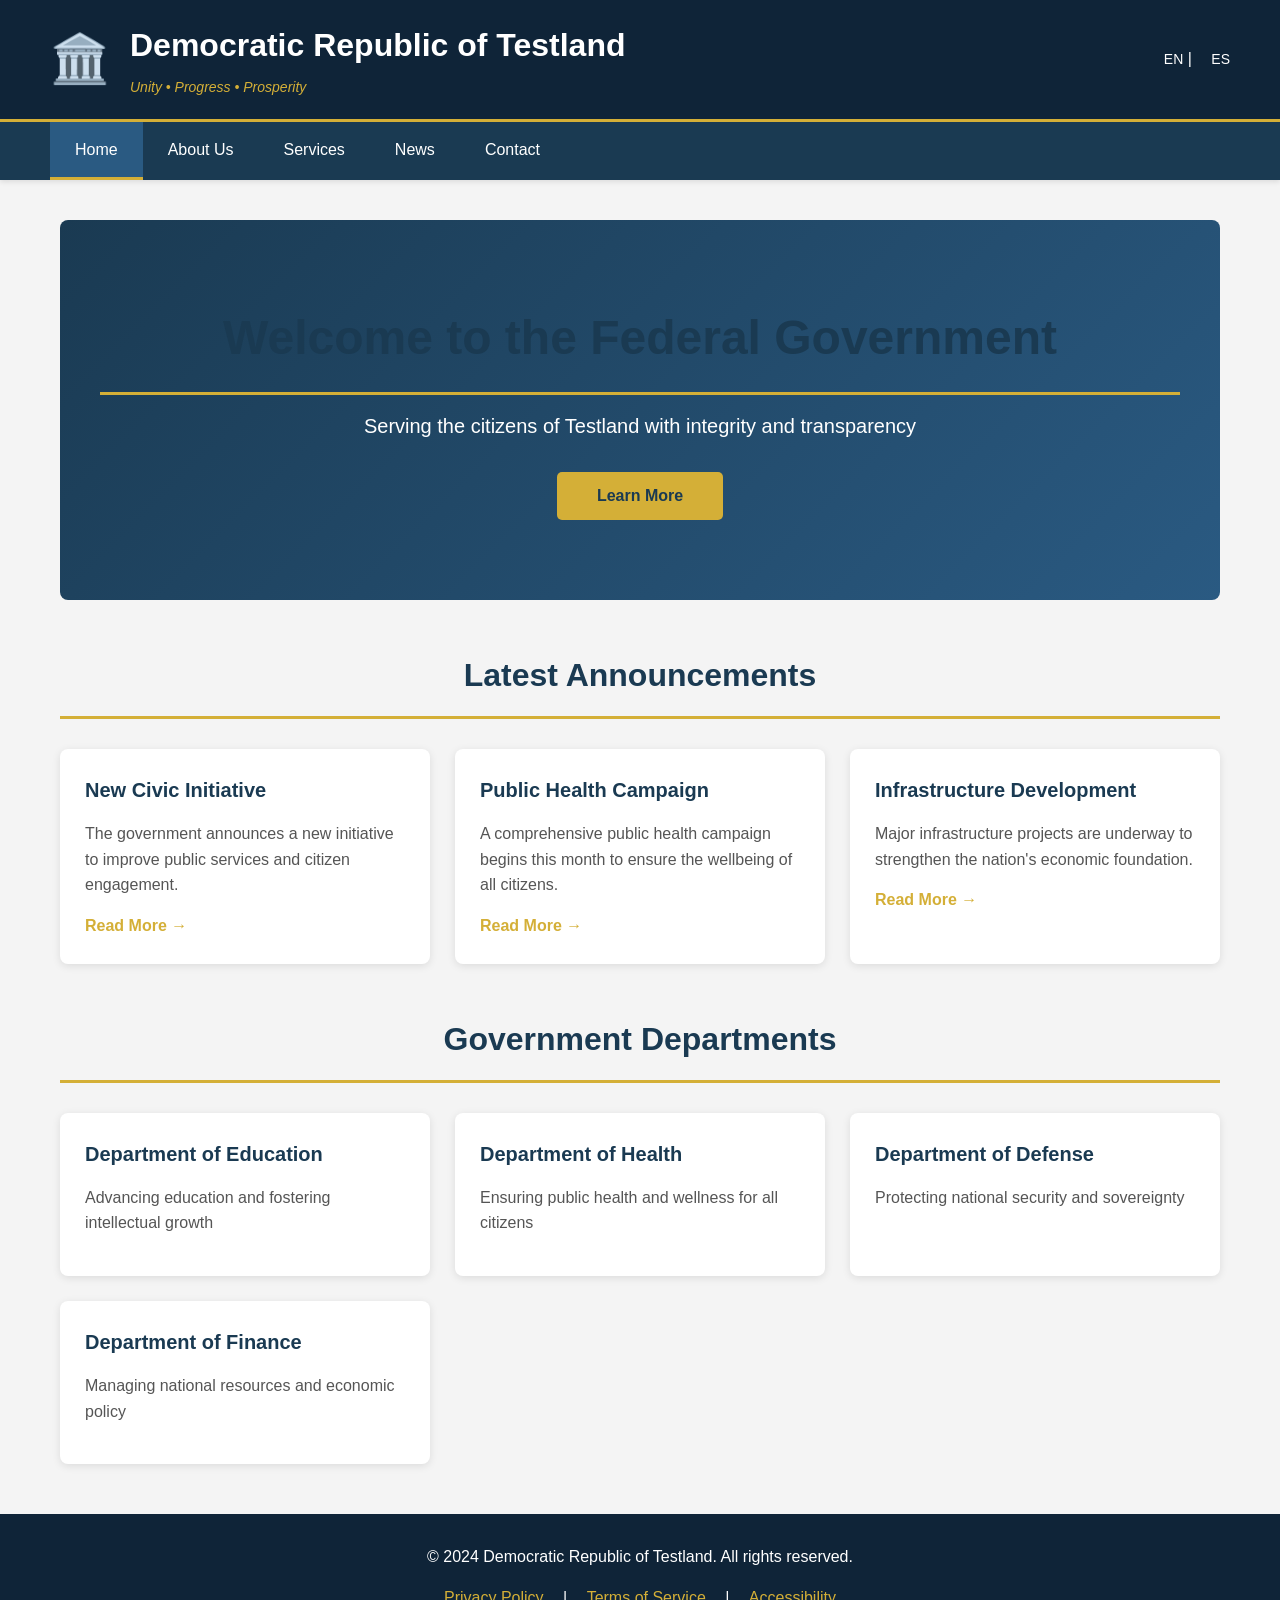
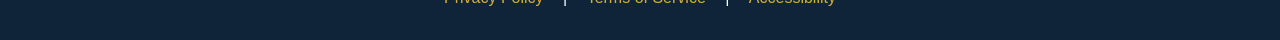
<file: index.html>
<!DOCTYPE html>
<html lang="en">
<head>
    <meta charset="UTF-8">
    <meta name="viewport" content="width=device-width, initial-scale=1.0">
    <title>Federal Government - Democratic Republic of Testland</title>
    <link rel="stylesheet" href="styles.css">
</head>
<body>
    <header>
        <div class="header-top">
            <div class="logo-section">
                <div class="seal">🏛️</div>
                <div class="header-text">
                    <h1>Democratic Republic of Testland</h1>
                    <p class="motto">Unity • Progress • Prosperity</p>
                </div>
            </div>
            <div class="header-links">
                <a href="#">EN</a> | <a href="#">ES</a>
            </div>
        </div>
        <nav class="navbar">
            <ul>
                <li><a href="index.html" class="active">Home</a></li>
                <li><a href="about.html">About Us</a></li>
                <li><a href="services.html">Services</a></li>
                <li><a href="news.html">News</a></li>
                <li><a href="contact.html">Contact</a></li>
            </ul>
        </nav>
    </header>

    <main>
        <section class="hero">
            <div class="hero-content">
                <h2>Welcome to the Federal Government</h2>
                <p>Serving the citizens of Testland with integrity and transparency</p>
                <button class="cta-button">Learn More</button>
            </div>
        </section>

        <section class="announcements">
            <h2>Latest Announcements</h2>
            <div class="announcement-grid">
                <div class="announcement-card">
                    <h3>New Civic Initiative</h3>
                    <p>The government announces a new initiative to improve public services and citizen engagement.</p>
                    <a href="#">Read More →</a>
                </div>
                <div class="announcement-card">
                    <h3>Public Health Campaign</h3>
                    <p>A comprehensive public health campaign begins this month to ensure the wellbeing of all citizens.</p>
                    <a href="#">Read More →</a>
                </div>
                <div class="announcement-card">
                    <h3>Infrastructure Development</h3>
                    <p>Major infrastructure projects are underway to strengthen the nation's economic foundation.</p>
                    <a href="#">Read More →</a>
                </div>
            </div>
        </section>

        <section class="departments">
            <h2>Government Departments</h2>
            <div class="departments-grid">
                <div class="dept-card">
                    <h3>Department of Education</h3>
                    <p>Advancing education and fostering intellectual growth</p>
                </div>
                <div class="dept-card">
                    <h3>Department of Health</h3>
                    <p>Ensuring public health and wellness for all citizens</p>
                </div>
                <div class="dept-card">
                    <h3>Department of Defense</h3>
                    <p>Protecting national security and sovereignty</p>
                </div>
                <div class="dept-card">
                    <h3>Department of Finance</h3>
                    <p>Managing national resources and economic policy</p>
                </div>
            </div>
        </section>
    </main>

    <footer>
        <div class="footer-content">
            <p>&copy; 2024 Democratic Republic of Testland. All rights reserved.</p>
            <div class="footer-links">
                <a href="#">Privacy Policy</a> | <a href="#">Terms of Service</a> | <a href="#">Accessibility</a>
            </div>
        </div>
    </footer>
</body>
</html>
</file>
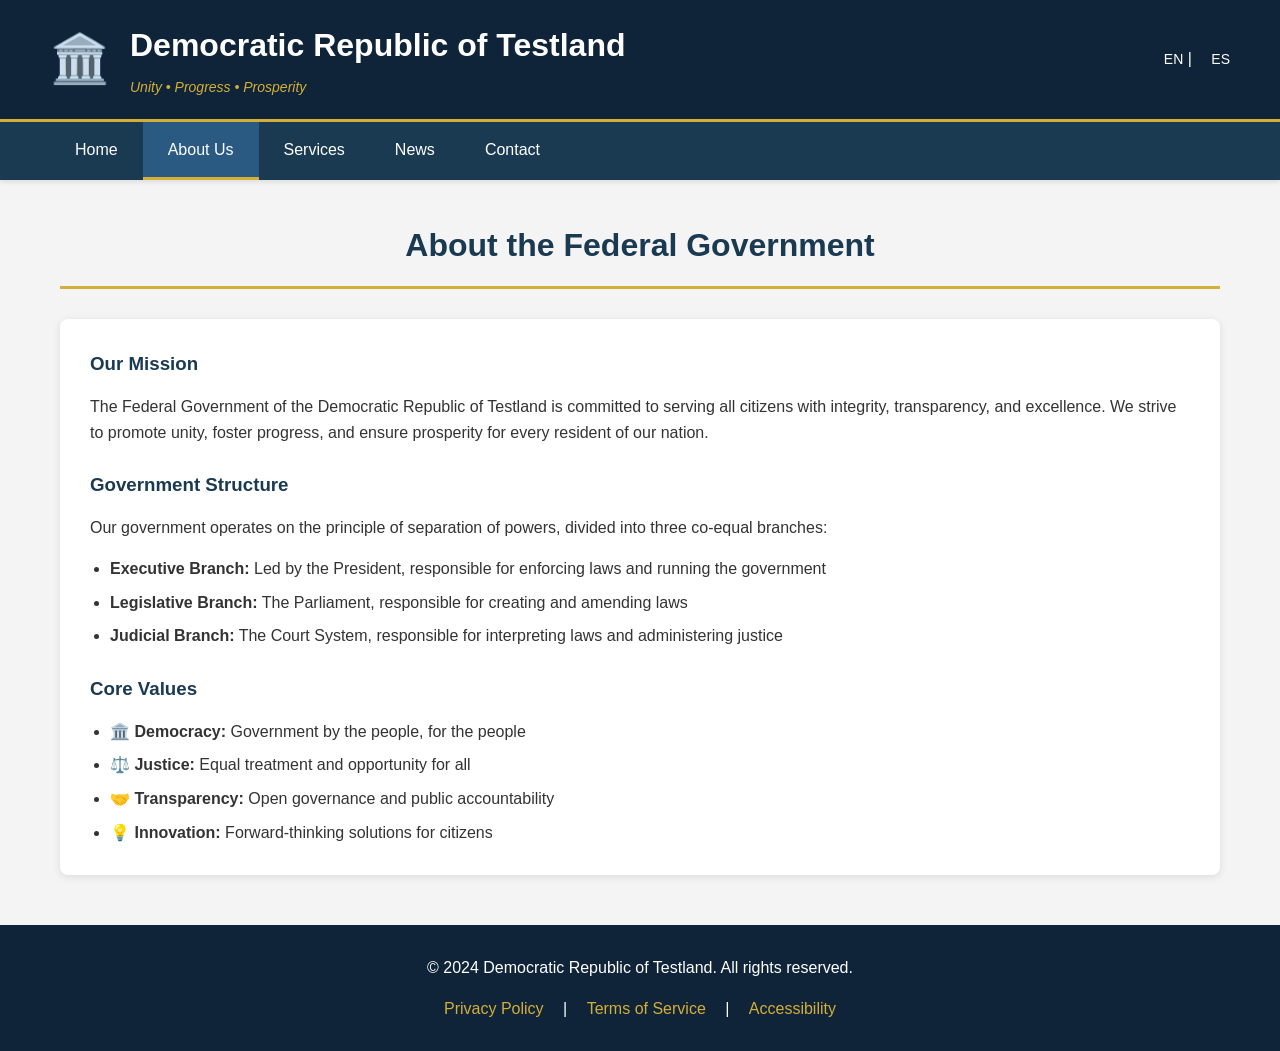
<file: about.html>
<!DOCTYPE html>
<html lang="en">
<head>
    <meta charset="UTF-8">
    <meta name="viewport" content="width=device-width, initial-scale=1.0">
    <title>About Us - Federal Government</title>
    <link rel="stylesheet" href="styles.css">
</head>
<body>
    <header>
        <div class="header-top">
            <div class="logo-section">
                <div class="seal">🏛️</div>
                <div class="header-text">
                    <h1>Democratic Republic of Testland</h1>
                    <p class="motto">Unity • Progress • Prosperity</p>
                </div>
            </div>
            <div class="header-links">
                <a href="#">EN</a> | <a href="#">ES</a>
            </div>
        </div>
        <nav class="navbar">
            <ul>
                <li><a href="index.html">Home</a></li>
                <li><a href="about.html" class="active">About Us</a></li>
                <li><a href="services.html">Services</a></li>
                <li><a href="news.html">News</a></li>
                <li><a href="contact.html">Contact</a></li>
            </ul>
        </nav>
    </header>

    <main>
        <section>
            <h2>About the Federal Government</h2>
            <div style="background: white; padding: 30px; border-radius: 8px; box-shadow: 0 2px 8px rgba(0,0,0,0.1);">
                <h3 style="color: #1a3a52; margin-bottom: 15px;">Our Mission</h3>
                <p style="margin-bottom: 20px;">The Federal Government of the Democratic Republic of Testland is committed to serving all citizens with integrity, transparency, and excellence. We strive to promote unity, foster progress, and ensure prosperity for every resident of our nation.</p>

                <h3 style="color: #1a3a52; margin-bottom: 15px; margin-top: 25px;">Government Structure</h3>
                <p style="margin-bottom: 15px;">Our government operates on the principle of separation of powers, divided into three co-equal branches:</p>
                <ul style="margin-left: 20px; margin-bottom: 20px;">
                    <li style="margin-bottom: 8px;"><strong>Executive Branch:</strong> Led by the President, responsible for enforcing laws and running the government</li>
                    <li style="margin-bottom: 8px;"><strong>Legislative Branch:</strong> The Parliament, responsible for creating and amending laws</li>
                    <li><strong>Judicial Branch:</strong> The Court System, responsible for interpreting laws and administering justice</li>
                </ul>

                <h3 style="color: #1a3a52; margin-bottom: 15px; margin-top: 25px;">Core Values</h3>
                <ul style="margin-left: 20px;">
                    <li style="margin-bottom: 8px;">🏛️ <strong>Democracy:</strong> Government by the people, for the people</li>
                    <li style="margin-bottom: 8px;">⚖️ <strong>Justice:</strong> Equal treatment and opportunity for all</li>
                    <li style="margin-bottom: 8px;">🤝 <strong>Transparency:</strong> Open governance and public accountability</li>
                    <li><strong>💡 Innovation:</strong> Forward-thinking solutions for citizens</li>
                </ul>
            </div>
        </section>
    </main>

    <footer>
        <div class="footer-content">
            <p>&copy; 2024 Democratic Republic of Testland. All rights reserved.</p>
            <div class="footer-links">
                <a href="#">Privacy Policy</a> | <a href="#">Terms of Service</a> | <a href="#">Accessibility</a>
            </div>
        </div>
    </footer>
</body>
</html>
</file>
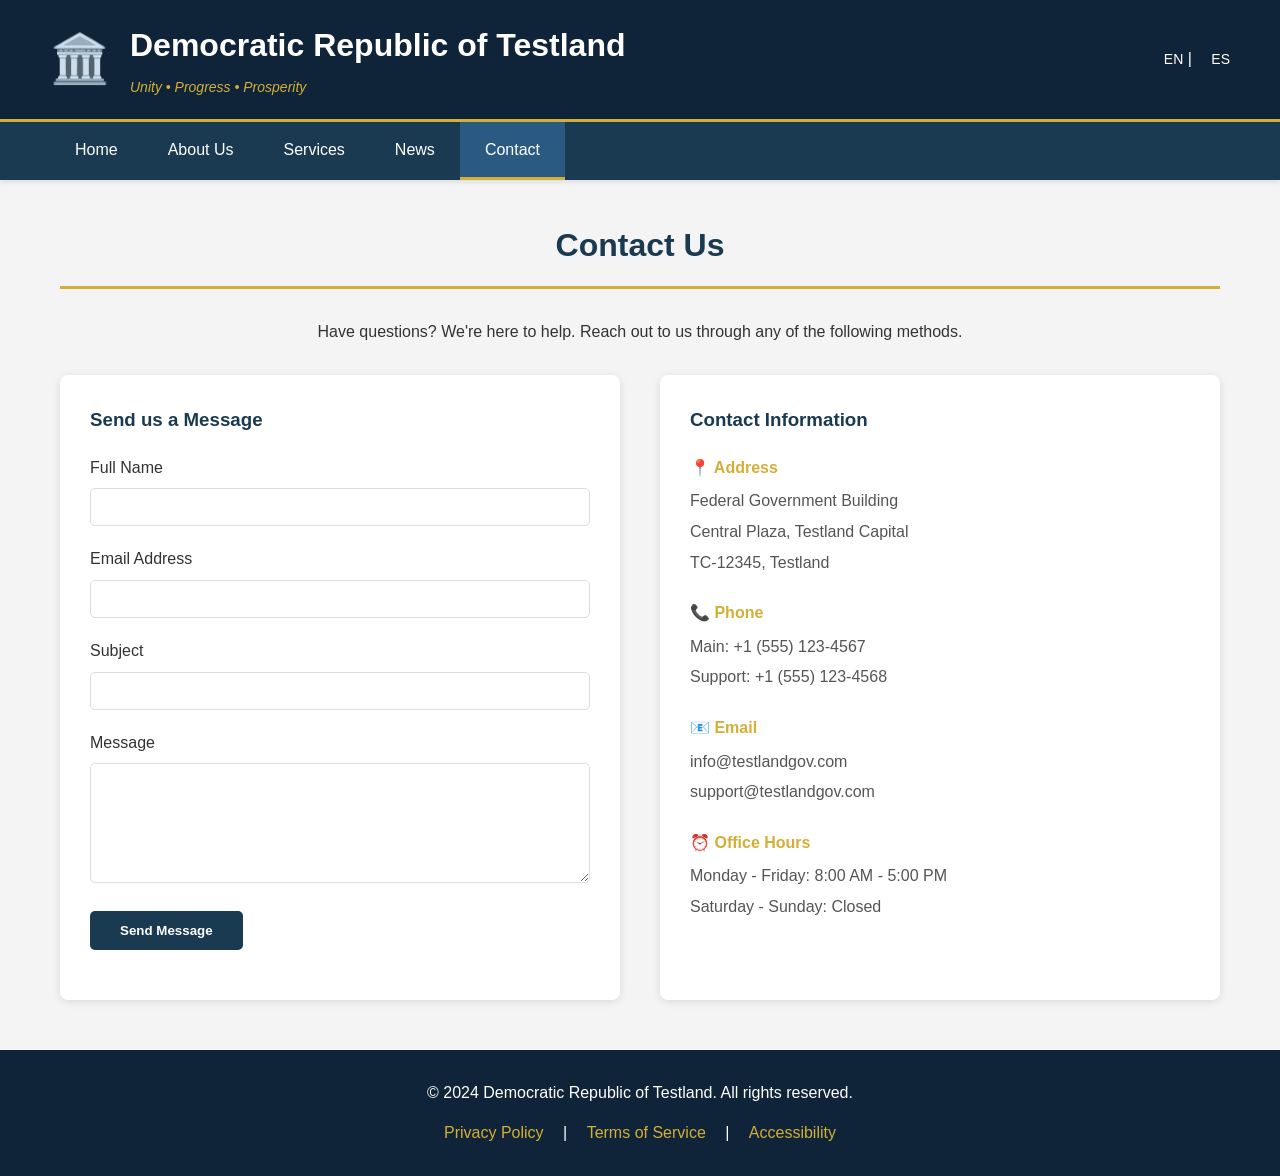
<file: contact.html>
<!DOCTYPE html>
<html lang="en">
<head>
    <meta charset="UTF-8">
    <meta name="viewport" content="width=device-width, initial-scale=1.0">
    <title>Contact Us - Federal Government</title>
    <link rel="stylesheet" href="styles.css">
    <style>
        .contact-container {
            display: grid;
            grid-template-columns: 1fr 1fr;
            gap: 40px;
            margin: 30px 0;
        }

        .contact-form {
            background: white;
            padding: 30px;
            border-radius: 8px;
            box-shadow: 0 2px 8px rgba(0,0,0,0.1);
        }

        .contact-form h3 {
            color: #1a3a52;
            margin-bottom: 20px;
        }

        .form-group {
            margin-bottom: 20px;
        }

        .form-group label {
            display: block;
            margin-bottom: 8px;
            color: #333;
            font-weight: 500;
        }

        .form-group input,
        .form-group textarea {
            width: 100%;
            padding: 10px;
            border: 1px solid #ddd;
            border-radius: 5px;
            font-family: inherit;
            font-size: 14px;
        }

        .form-group textarea {
            resize: vertical;
            min-height: 120px;
        }

        .form-group button {
            background-color: #1a3a52;
            color: white;
            padding: 12px 30px;
            border: none;
            border-radius: 5px;
            cursor: pointer;
            font-weight: bold;
            transition: background-color 0.3s;
        }

        .form-group button:hover {
            background-color: #0f2438;
        }

        .contact-info {
            background: white;
            padding: 30px;
            border-radius: 8px;
            box-shadow: 0 2px 8px rgba(0,0,0,0.1);
        }

        .contact-info h3 {
            color: #1a3a52;
            margin-bottom: 20px;
        }

        .info-item {
            margin-bottom: 25px;
        }

        .info-item h4 {
            color: #d4af37;
            margin-bottom: 8px;
        }

        .info-item p {
            color: #555;
            margin: 5px 0;
        }

        @media (max-width: 768px) {
            .contact-container {
                grid-template-columns: 1fr;
            }
        }
    </style>
</head>
<body>
    <header>
        <div class="header-top">
            <div class="logo-section">
                <div class="seal">🏛️</div>
                <div class="header-text">
                    <h1>Democratic Republic of Testland</h1>
                    <p class="motto">Unity • Progress • Prosperity</p>
                </div>
            </div>
            <div class="header-links">
                <a href="#">EN</a> | <a href="#">ES</a>
            </div>
        </div>
        <nav class="navbar">
            <ul>
                <li><a href="index.html">Home</a></li>
                <li><a href="about.html">About Us</a></li>
                <li><a href="services.html">Services</a></li>
                <li><a href="news.html">News</a></li>
                <li><a href="contact.html" class="active">Contact</a></li>
            </ul>
        </nav>
    </header>

    <main>
        <section>
            <h2>Contact Us</h2>
            <p style="text-align: center; margin-bottom: 30px;">Have questions? We're here to help. Reach out to us through any of the following methods.</p>

            <div class="contact-container">
                <div class="contact-form">
                    <h3>Send us a Message</h3>
                    <form>
                        <div class="form-group">
                            <label for="name">Full Name</label>
                            <input type="text" id="name" name="name" required>
                        </div>
                        <div class="form-group">
                            <label for="email">Email Address</label>
                            <input type="email" id="email" name="email" required>
                        </div>
                        <div class="form-group">
                            <label for="subject">Subject</label>
                            <input type="text" id="subject" name="subject" required>
                        </div>
                        <div class="form-group">
                            <label for="message">Message</label>
                            <textarea id="message" name="message" required></textarea>
                        </div>
                        <div class="form-group">
                            <button type="submit">Send Message</button>
                        </div>
                    </form>
                </div>

                <div class="contact-info">
                    <h3>Contact Information</h3>
                    <div class="info-item">
                        <h4>📍 Address</h4>
                        <p>Federal Government Building</p>
                        <p>Central Plaza, Testland Capital</p>
                        <p>TC-12345, Testland</p>
                    </div>
                    <div class="info-item">
                        <h4>📞 Phone</h4>
                        <p>Main: +1 (555) 123-4567</p>
                        <p>Support: +1 (555) 123-4568</p>
                    </div>
                    <div class="info-item">
                        <h4>📧 Email</h4>
                        <p>info@testlandgov.com</p>
                        <p>support@testlandgov.com</p>
                    </div>
                    <div class="info-item">
                        <h4>⏰ Office Hours</h4>
                        <p>Monday - Friday: 8:00 AM - 5:00 PM</p>
                        <p>Saturday - Sunday: Closed</p>
                    </div>
                </div>
            </div>
        </section>
    </main>

    <footer>
        <div class="footer-content">
            <p>&copy; 2024 Democratic Republic of Testland. All rights reserved.</p>
            <div class="footer-links">
                <a href="#">Privacy Policy</a> | <a href="#">Terms of Service</a> | <a href="#">Accessibility</a>
            </div>
        </div>
    </footer>
</body>
</html>
</file>
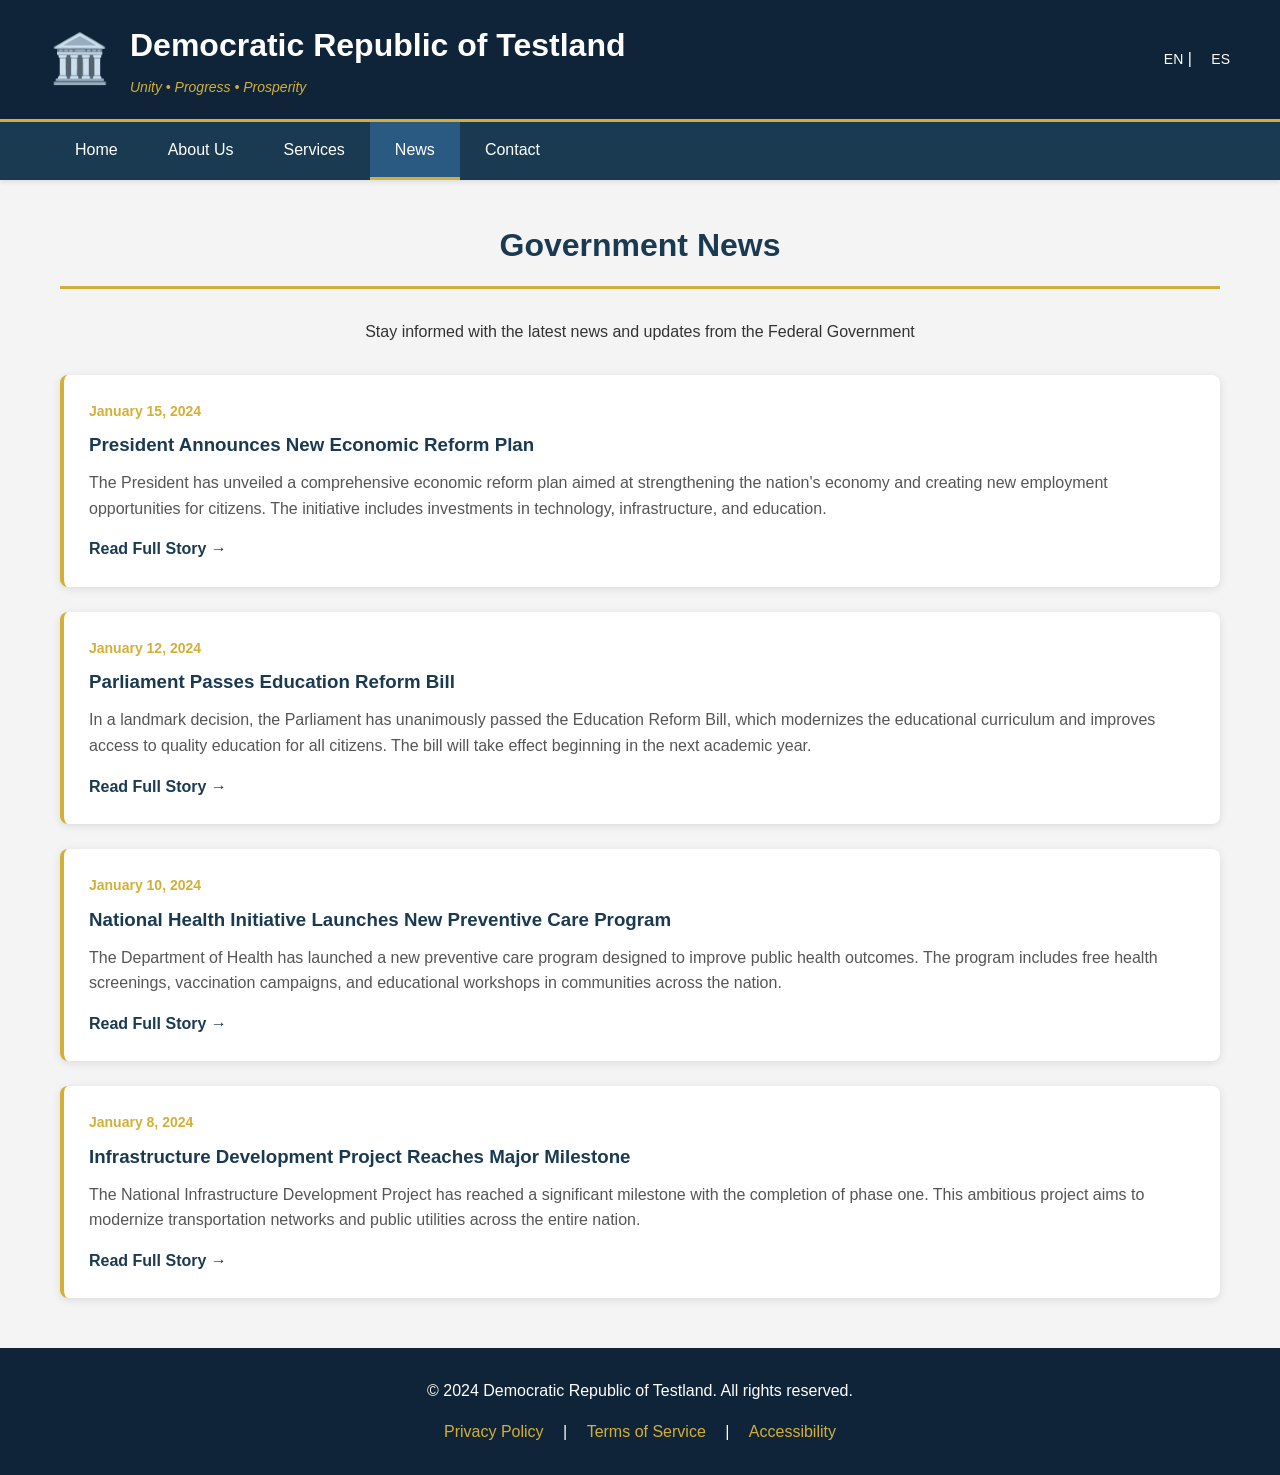
<file: news.html>
<!DOCTYPE html>
<html lang="en">
<head>
    <meta charset="UTF-8">
    <meta name="viewport" content="width=device-width, initial-scale=1.0">
    <title>News - Federal Government</title>
    <link rel="stylesheet" href="styles.css">
</head>
<body>
    <header>
        <div class="header-top">
            <div class="logo-section">
                <div class="seal">🏛️</div>
                <div class="header-text">
                    <h1>Democratic Republic of Testland</h1>
                    <p class="motto">Unity • Progress • Prosperity</p>
                </div>
            </div>
            <div class="header-links">
                <a href="#">EN</a> | <a href="#">ES</a>
            </div>
        </div>
        <nav class="navbar">
            <ul>
                <li><a href="index.html">Home</a></li>
                <li><a href="about.html">About Us</a></li>
                <li><a href="services.html">Services</a></li>
                <li><a href="news.html" class="active">News</a></li>
                <li><a href="contact.html">Contact</a></li>
            </ul>
        </nav>
    </header>

    <main>
        <section>
            <h2>Government News</h2>
            <p style="text-align: center; margin-bottom: 30px;">Stay informed with the latest news and updates from the Federal Government</p>

            <div style="background: white; padding: 25px; border-radius: 8px; box-shadow: 0 2px 8px rgba(0,0,0,0.1); margin-bottom: 25px; border-left: 4px solid #d4af37;">
                <div style="color: #d4af37; font-size: 14px; font-weight: bold; margin-bottom: 8px;">January 15, 2024</div>
                <h3 style="color: #1a3a52; margin-bottom: 10px;">President Announces New Economic Reform Plan</h3>
                <p style="color: #555; margin-bottom: 15px;">The President has unveiled a comprehensive economic reform plan aimed at strengthening the nation's economy and creating new employment opportunities for citizens. The initiative includes investments in technology, infrastructure, and education.</p>
                <a href="#" style="color: #1a3a52; text-decoration: none; font-weight: bold;">Read Full Story →</a>
            </div>

            <div style="background: white; padding: 25px; border-radius: 8px; box-shadow: 0 2px 8px rgba(0,0,0,0.1); margin-bottom: 25px; border-left: 4px solid #d4af37;">
                <div style="color: #d4af37; font-size: 14px; font-weight: bold; margin-bottom: 8px;">January 12, 2024</div>
                <h3 style="color: #1a3a52; margin-bottom: 10px;">Parliament Passes Education Reform Bill</h3>
                <p style="color: #555; margin-bottom: 15px;">In a landmark decision, the Parliament has unanimously passed the Education Reform Bill, which modernizes the educational curriculum and improves access to quality education for all citizens. The bill will take effect beginning in the next academic year.</p>
                <a href="#" style="color: #1a3a52; text-decoration: none; font-weight: bold;">Read Full Story →</a>
            </div>

            <div style="background: white; padding: 25px; border-radius: 8px; box-shadow: 0 2px 8px rgba(0,0,0,0.1); margin-bottom: 25px; border-left: 4px solid #d4af37;">
                <div style="color: #d4af37; font-size: 14px; font-weight: bold; margin-bottom: 8px;">January 10, 2024</div>
                <h3 style="color: #1a3a52; margin-bottom: 10px;">National Health Initiative Launches New Preventive Care Program</h3>
                <p style="color: #555; margin-bottom: 15px;">The Department of Health has launched a new preventive care program designed to improve public health outcomes. The program includes free health screenings, vaccination campaigns, and educational workshops in communities across the nation.</p>
                <a href="#" style="color: #1a3a52; text-decoration: none; font-weight: bold;">Read Full Story →</a>
            </div>

            <div style="background: white; padding: 25px; border-radius: 8px; box-shadow: 0 2px 8px rgba(0,0,0,0.1); border-left: 4px solid #d4af37;">
                <div style="color: #d4af37; font-size: 14px; font-weight: bold; margin-bottom: 8px;">January 8, 2024</div>
                <h3 style="color: #1a3a52; margin-bottom: 10px;">Infrastructure Development Project Reaches Major Milestone</h3>
                <p style="color: #555; margin-bottom: 15px;">The National Infrastructure Development Project has reached a significant milestone with the completion of phase one. This ambitious project aims to modernize transportation networks and public utilities across the entire nation.</p>
                <a href="#" style="color: #1a3a52; text-decoration: none; font-weight: bold;">Read Full Story →</a>
            </div>
        </section>
    </main>

    <footer>
        <div class="footer-content">
            <p>&copy; 2024 Democratic Republic of Testland. All rights reserved.</p>
            <div class="footer-links">
                <a href="#">Privacy Policy</a> | <a href="#">Terms of Service</a> | <a href="#">Accessibility</a>
            </div>
        </div>
    </footer>
</body>
</html>
</file>
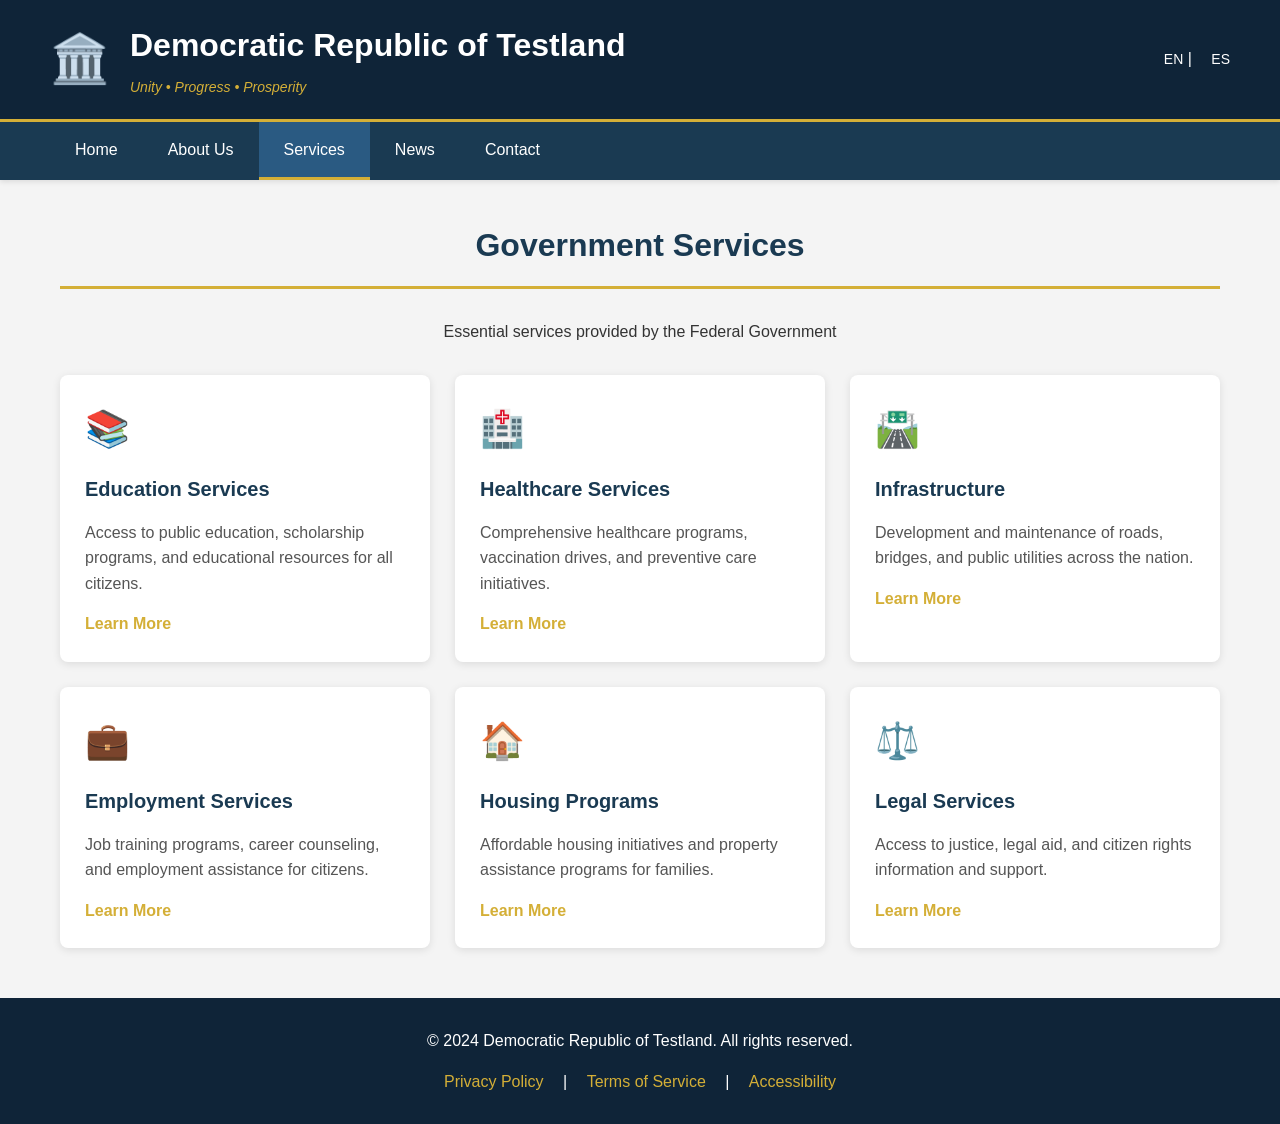
<file: services.html>
<!DOCTYPE html>
<html lang="en">
<head>
    <meta charset="UTF-8">
    <meta name="viewport" content="width=device-width, initial-scale=1.0">
    <title>Services - Federal Government</title>
    <link rel="stylesheet" href="styles.css">
</head>
<body>
    <header>
        <div class="header-top">
            <div class="logo-section">
                <div class="seal">🏛️</div>
                <div class="header-text">
                    <h1>Democratic Republic of Testland</h1>
                    <p class="motto">Unity • Progress • Prosperity</p>
                </div>
            </div>
            <div class="header-links">
                <a href="#">EN</a> | <a href="#">ES</a>
            </div>
        </div>
        <nav class="navbar">
            <ul>
                <li><a href="index.html">Home</a></li>
                <li><a href="about.html">About Us</a></li>
                <li><a href="services.html" class="active">Services</a></li>
                <li><a href="news.html">News</a></li>
                <li><a href="contact.html">Contact</a></li>
            </ul>
        </nav>
    </header>

    <main>
        <section>
            <h2>Government Services</h2>
            <p style="text-align: center; margin-bottom: 30px;">Essential services provided by the Federal Government</p>

            <div class="announcement-grid">
                <div class="announcement-card">
                    <div style="font-size: 36px; margin-bottom: 15px;">📚</div>
                    <h3>Education Services</h3>
                    <p>Access to public education, scholarship programs, and educational resources for all citizens.</p>
                    <a href="#">Learn More</a>
                </div>
                <div class="announcement-card">
                    <div style="font-size: 36px; margin-bottom: 15px;">🏥</div>
                    <h3>Healthcare Services</h3>
                    <p>Comprehensive healthcare programs, vaccination drives, and preventive care initiatives.</p>
                    <a href="#">Learn More</a>
                </div>
                <div class="announcement-card">
                    <div style="font-size: 36px; margin-bottom: 15px;">🛣️</div>
                    <h3>Infrastructure</h3>
                    <p>Development and maintenance of roads, bridges, and public utilities across the nation.</p>
                    <a href="#">Learn More</a>
                </div>
                <div class="announcement-card">
                    <div style="font-size: 36px; margin-bottom: 15px;">💼</div>
                    <h3>Employment Services</h3>
                    <p>Job training programs, career counseling, and employment assistance for citizens.</p>
                    <a href="#">Learn More</a>
                </div>
                <div class="announcement-card">
                    <div style="font-size: 36px; margin-bottom: 15px;">🏠</div>
                    <h3>Housing Programs</h3>
                    <p>Affordable housing initiatives and property assistance programs for families.</p>
                    <a href="#">Learn More</a>
                </div>
                <div class="announcement-card">
                    <div style="font-size: 36px; margin-bottom: 15px;">⚖️</div>
                    <h3>Legal Services</h3>
                    <p>Access to justice, legal aid, and citizen rights information and support.</p>
                    <a href="#">Learn More</a>
                </div>
            </div>
        </section>
    </main>

    <footer>
        <div class="footer-content">
            <p>&copy; 2024 Democratic Republic of Testland. All rights reserved.</p>
            <div class="footer-links">
                <a href="#">Privacy Policy</a> | <a href="#">Terms of Service</a> | <a href="#">Accessibility</a>
            </div>
        </div>
    </footer>
</body>
</html>
</file>
<file: styles.css>
* {
    margin: 0;
    padding: 0;
    box-sizing: border-box;
}

body {
    font-family: 'Segoe UI', Tahoma, Geneva, Verdana, sans-serif;
    line-height: 1.6;
    color: #333;
    background-color: #f4f4f4;
}

header {
    background-color: #1a3a52;
    color: white;
    padding: 0;
    box-shadow: 0 2px 5px rgba(0,0,0,0.1);
}

.header-top {
    display: flex;
    justify-content: space-between;
    align-items: center;
    padding: 20px 50px;
    background-color: #0f2438;
    border-bottom: 3px solid #d4af37;
}

.logo-section {
    display: flex;
    align-items: center;
    gap: 20px;
}

.seal {
    font-size: 48px;
}

.header-text h1 {
    font-size: 32px;
    font-weight: bold;
    margin-bottom: 5px;
}

.motto {
    font-size: 14px;
    color: #d4af37;
    font-style: italic;
}

.header-links a {
    color: white;
    text-decoration: none;
    margin-left: 15px;
    font-size: 14px;
}

.header-links a:hover {
    color: #d4af37;
}

.navbar {
    background-color: #1a3a52;
    padding: 0;
}

.navbar ul {
    list-style: none;
    display: flex;
    padding: 0 50px;
}

.navbar ul li {
    margin: 0;
}

.navbar ul li a {
    display: block;
    color: white;
    text-decoration: none;
    padding: 15px 25px;
    transition: background-color 0.3s;
    border-bottom: 3px solid transparent;
}

.navbar ul li a:hover,
.navbar ul li a.active {
    background-color: #2a5a82;
    border-bottom-color: #d4af37;
}

main {
    max-width: 1200px;
    margin: 40px auto;
    padding: 0 20px;
}

.hero {
    background: linear-gradient(135deg, #1a3a52 0%, #2a5a82 100%);
    color: white;
    padding: 80px 40px;
    text-align: center;
    border-radius: 8px;
    margin-bottom: 50px;
}

.hero-content h2 {
    font-size: 48px;
    margin-bottom: 15px;
}

.hero-content p {
    font-size: 20px;
    margin-bottom: 30px;
}

.cta-button {
    background-color: #d4af37;
    color: #1a3a52;
    border: none;
    padding: 15px 40px;
    font-size: 16px;
    font-weight: bold;
    border-radius: 5px;
    cursor: pointer;
    transition: background-color 0.3s;
}

.cta-button:hover {
    background-color: #e5c158;
}

section {
    margin-bottom: 50px;
}

section h2 {
    font-size: 32px;
    color: #1a3a52;
    margin-bottom: 30px;
    text-align: center;
    border-bottom: 3px solid #d4af37;
    padding-bottom: 15px;
}

.announcement-grid,
.departments-grid {
    display: grid;
    grid-template-columns: repeat(auto-fit, minmax(300px, 1fr));
    gap: 25px;
}

.announcement-card,
.dept-card {
    background-color: white;
    padding: 25px;
    border-radius: 8px;
    box-shadow: 0 2px 8px rgba(0,0,0,0.1);
    transition: transform 0.3s, box-shadow 0.3s;
}

.announcement-card:hover,
.dept-card:hover {
    transform: translateY(-5px);
    box-shadow: 0 4px 15px rgba(0,0,0,0.2);
}

.announcement-card h3,
.dept-card h3 {
    color: #1a3a52;
    margin-bottom: 15px;
    font-size: 20px;
}

.announcement-card p,
.dept-card p {
    color: #555;
    margin-bottom: 15px;
}

.announcement-card a {
    color: #d4af37;
    text-decoration: none;
    font-weight: bold;
    transition: color 0.3s;
}

.announcement-card a:hover {
    color: #1a3a52;
}

footer {
    background-color: #0f2438;
    color: white;
    text-align: center;
    padding: 30px 20px;
    margin-top: 50px;
}

.footer-content p {
    margin-bottom: 15px;
}

.footer-links a {
    color: #d4af37;
    text-decoration: none;
    margin: 0 15px;
    transition: color 0.3s;
}

.footer-links a:hover {
    color: white;
}

@media (max-width: 768px) {
    .header-top {
        flex-direction: column;
        padding: 15px 20px;
        text-align: center;
    }

    .header-text h1 {
        font-size: 24px;
    }

    .navbar ul {
        flex-direction: column;
        padding: 0;
    }

    .navbar ul li a {
        padding: 12px 20px;
        text-align: center;
    }

    .hero-content h2 {
        font-size: 32px;
    }

    .hero-content p {
        font-size: 16px;
    }
}
</file>
